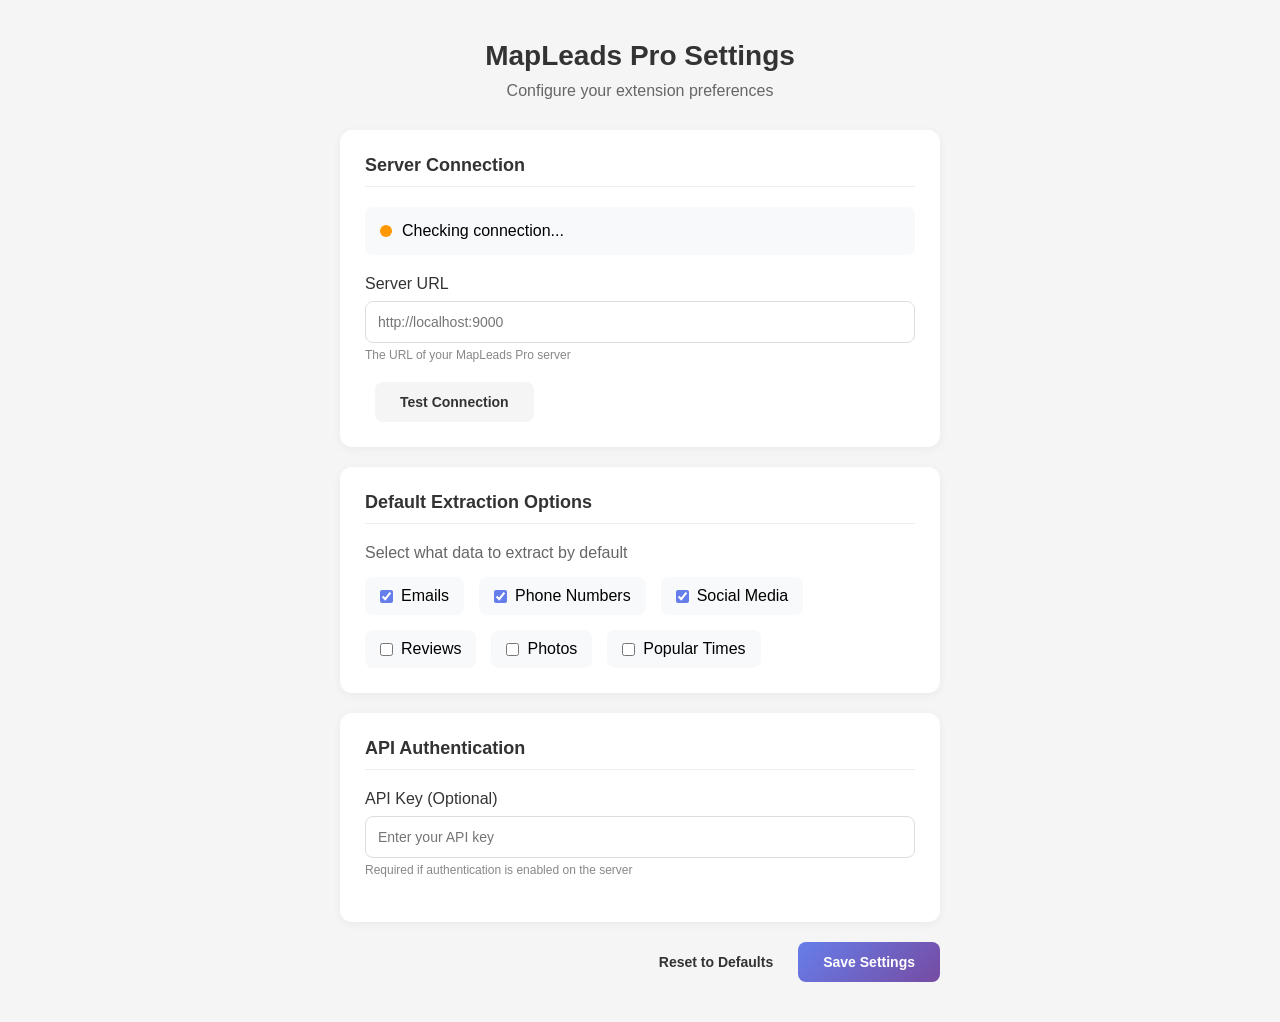
<file: chrome_extension/options.html>
<!DOCTYPE html>
<html lang="en">
<head>
    <meta charset="UTF-8">
    <meta name="viewport" content="width=device-width, initial-scale=1.0">
    <title>MapLeads Pro - Settings</title>
    <style>
        * {
            margin: 0;
            padding: 0;
            box-sizing: border-box;
        }

        body {
            font-family: -apple-system, BlinkMacSystemFont, 'Segoe UI', Roboto, sans-serif;
            background: #f5f5f5;
            min-height: 100vh;
            padding: 40px;
        }

        .container {
            max-width: 600px;
            margin: 0 auto;
        }

        .header {
            text-align: center;
            margin-bottom: 30px;
        }

        .header h1 {
            font-size: 28px;
            color: #333;
            margin-bottom: 10px;
        }

        .header p {
            color: #666;
        }

        .card {
            background: white;
            border-radius: 12px;
            padding: 25px;
            margin-bottom: 20px;
            box-shadow: 0 2px 10px rgba(0,0,0,0.05);
        }

        .card h2 {
            font-size: 18px;
            color: #333;
            margin-bottom: 20px;
            padding-bottom: 10px;
            border-bottom: 1px solid #eee;
        }

        .form-group {
            margin-bottom: 20px;
        }

        .form-group label {
            display: block;
            font-weight: 500;
            margin-bottom: 8px;
            color: #333;
        }

        .form-group input[type="text"],
        .form-group input[type="url"] {
            width: 100%;
            padding: 12px;
            border: 1px solid #ddd;
            border-radius: 8px;
            font-size: 14px;
            transition: border-color 0.3s;
        }

        .form-group input:focus {
            outline: none;
            border-color: #667eea;
        }

        .form-group .hint {
            font-size: 12px;
            color: #888;
            margin-top: 5px;
        }

        .checkbox-group {
            display: flex;
            flex-wrap: wrap;
            gap: 15px;
        }

        .checkbox-item {
            display: flex;
            align-items: center;
            gap: 8px;
            padding: 10px 15px;
            background: #f8f9fa;
            border-radius: 8px;
            cursor: pointer;
        }

        .checkbox-item:hover {
            background: #e9ecef;
        }

        .checkbox-item input {
            accent-color: #667eea;
        }

        .btn {
            padding: 12px 25px;
            border: none;
            border-radius: 8px;
            cursor: pointer;
            font-size: 14px;
            font-weight: 600;
            transition: all 0.3s;
        }

        .btn-primary {
            background: linear-gradient(135deg, #667eea 0%, #764ba2 100%);
            color: white;
        }

        .btn-primary:hover {
            transform: translateY(-2px);
            box-shadow: 0 4px 12px rgba(102, 126, 234, 0.4);
        }

        .btn-secondary {
            background: #f5f5f5;
            color: #333;
            margin-left: 10px;
        }

        .btn-secondary:hover {
            background: #e0e0e0;
        }

        .actions {
            display: flex;
            justify-content: flex-end;
            margin-top: 20px;
        }

        .message {
            padding: 15px;
            border-radius: 8px;
            margin-bottom: 20px;
            display: none;
        }

        .message.success {
            background: #e8f5e9;
            color: #2e7d32;
            display: block;
        }

        .message.error {
            background: #ffebee;
            color: #c62828;
            display: block;
        }

        .connection-status {
            display: flex;
            align-items: center;
            gap: 10px;
            padding: 15px;
            background: #f8f9fa;
            border-radius: 8px;
        }

        .status-dot {
            width: 12px;
            height: 12px;
            border-radius: 50%;
            background: #4CAF50;
        }

        .status-dot.offline {
            background: #f44336;
        }

        .status-dot.checking {
            background: #ff9800;
            animation: pulse 1s infinite;
        }

        @keyframes pulse {
            0%, 100% { opacity: 1; }
            50% { opacity: 0.5; }
        }
    </style>
</head>
<body>
    <div class="container">
        <div class="header">
            <h1>MapLeads Pro Settings</h1>
            <p>Configure your extension preferences</p>
        </div>

        <div id="message" class="message"></div>

        <div class="card">
            <h2>Server Connection</h2>

            <div class="connection-status">
                <div class="status-dot checking" id="status-dot"></div>
                <span id="status-text">Checking connection...</span>
            </div>

            <div class="form-group" style="margin-top: 20px;">
                <label for="serverUrl">Server URL</label>
                <input type="url" id="serverUrl" placeholder="http://localhost:9000">
                <p class="hint">The URL of your MapLeads Pro server</p>
            </div>

            <button class="btn btn-secondary" id="test-connection">Test Connection</button>
        </div>

        <div class="card">
            <h2>Default Extraction Options</h2>
            <p style="color: #666; margin-bottom: 15px;">Select what data to extract by default</p>

            <div class="checkbox-group">
                <label class="checkbox-item">
                    <input type="checkbox" id="opt-email" checked>
                    <span>Emails</span>
                </label>
                <label class="checkbox-item">
                    <input type="checkbox" id="opt-phone" checked>
                    <span>Phone Numbers</span>
                </label>
                <label class="checkbox-item">
                    <input type="checkbox" id="opt-social" checked>
                    <span>Social Media</span>
                </label>
                <label class="checkbox-item">
                    <input type="checkbox" id="opt-reviews">
                    <span>Reviews</span>
                </label>
                <label class="checkbox-item">
                    <input type="checkbox" id="opt-photos">
                    <span>Photos</span>
                </label>
                <label class="checkbox-item">
                    <input type="checkbox" id="opt-times">
                    <span>Popular Times</span>
                </label>
            </div>
        </div>

        <div class="card">
            <h2>API Authentication</h2>

            <div class="form-group">
                <label for="apiKey">API Key (Optional)</label>
                <input type="text" id="apiKey" placeholder="Enter your API key">
                <p class="hint">Required if authentication is enabled on the server</p>
            </div>
        </div>

        <div class="actions">
            <button class="btn btn-secondary" id="reset">Reset to Defaults</button>
            <button class="btn btn-primary" id="save">Save Settings</button>
        </div>
    </div>

    <script>
        // DOM elements
        const elements = {
            serverUrl: document.getElementById('serverUrl'),
            apiKey: document.getElementById('apiKey'),
            statusDot: document.getElementById('status-dot'),
            statusText: document.getElementById('status-text'),
            testConnection: document.getElementById('test-connection'),
            save: document.getElementById('save'),
            reset: document.getElementById('reset'),
            message: document.getElementById('message'),
            optEmail: document.getElementById('opt-email'),
            optPhone: document.getElementById('opt-phone'),
            optSocial: document.getElementById('opt-social'),
            optReviews: document.getElementById('opt-reviews'),
            optPhotos: document.getElementById('opt-photos'),
            optTimes: document.getElementById('opt-times')
        };

        // Load saved settings
        function loadSettings() {
            chrome.storage.sync.get(['serverUrl', 'apiKey', 'extractionOptions'], (result) => {
                elements.serverUrl.value = result.serverUrl || 'http://localhost:9000';
                elements.apiKey.value = result.apiKey || '';

                if (result.extractionOptions) {
                    elements.optEmail.checked = result.extractionOptions.email !== false;
                    elements.optPhone.checked = result.extractionOptions.phone !== false;
                    elements.optSocial.checked = result.extractionOptions.social !== false;
                    elements.optReviews.checked = result.extractionOptions.reviews || false;
                    elements.optPhotos.checked = result.extractionOptions.photos || false;
                    elements.optTimes.checked = result.extractionOptions.times || false;
                }

                checkConnection();
            });
        }

        // Save settings
        function saveSettings() {
            const settings = {
                serverUrl: elements.serverUrl.value.trim() || 'http://localhost:9000',
                apiKey: elements.apiKey.value.trim(),
                extractionOptions: {
                    email: elements.optEmail.checked,
                    phone: elements.optPhone.checked,
                    social: elements.optSocial.checked,
                    reviews: elements.optReviews.checked,
                    photos: elements.optPhotos.checked,
                    times: elements.optTimes.checked
                }
            };

            chrome.storage.sync.set(settings, () => {
                showMessage('Settings saved successfully!', 'success');
                checkConnection();
            });
        }

        // Reset to defaults
        function resetSettings() {
            elements.serverUrl.value = 'http://localhost:9000';
            elements.apiKey.value = '';
            elements.optEmail.checked = true;
            elements.optPhone.checked = true;
            elements.optSocial.checked = true;
            elements.optReviews.checked = false;
            elements.optPhotos.checked = false;
            elements.optTimes.checked = false;

            saveSettings();
        }

        // Check server connection
        async function checkConnection() {
            elements.statusDot.className = 'status-dot checking';
            elements.statusText.textContent = 'Checking connection...';

            try {
                const serverUrl = elements.serverUrl.value || 'http://localhost:9000';
                const response = await fetch(`${serverUrl}/api/health`);
                const data = await response.json();

                if (data.status === 'healthy') {
                    elements.statusDot.className = 'status-dot';
                    elements.statusText.textContent = `Connected to MapLeads Pro v${data.version}`;
                } else {
                    throw new Error('Server unhealthy');
                }
            } catch (error) {
                elements.statusDot.className = 'status-dot offline';
                elements.statusText.textContent = 'Cannot connect to server';
            }
        }

        // Show message
        function showMessage(text, type) {
            elements.message.textContent = text;
            elements.message.className = `message ${type}`;

            setTimeout(() => {
                elements.message.className = 'message';
            }, 3000);
        }

        // Event listeners
        elements.save.addEventListener('click', saveSettings);
        elements.reset.addEventListener('click', resetSettings);
        elements.testConnection.addEventListener('click', checkConnection);

        // Initialize
        loadSettings();
    </script>
</body>
</html>
</file>
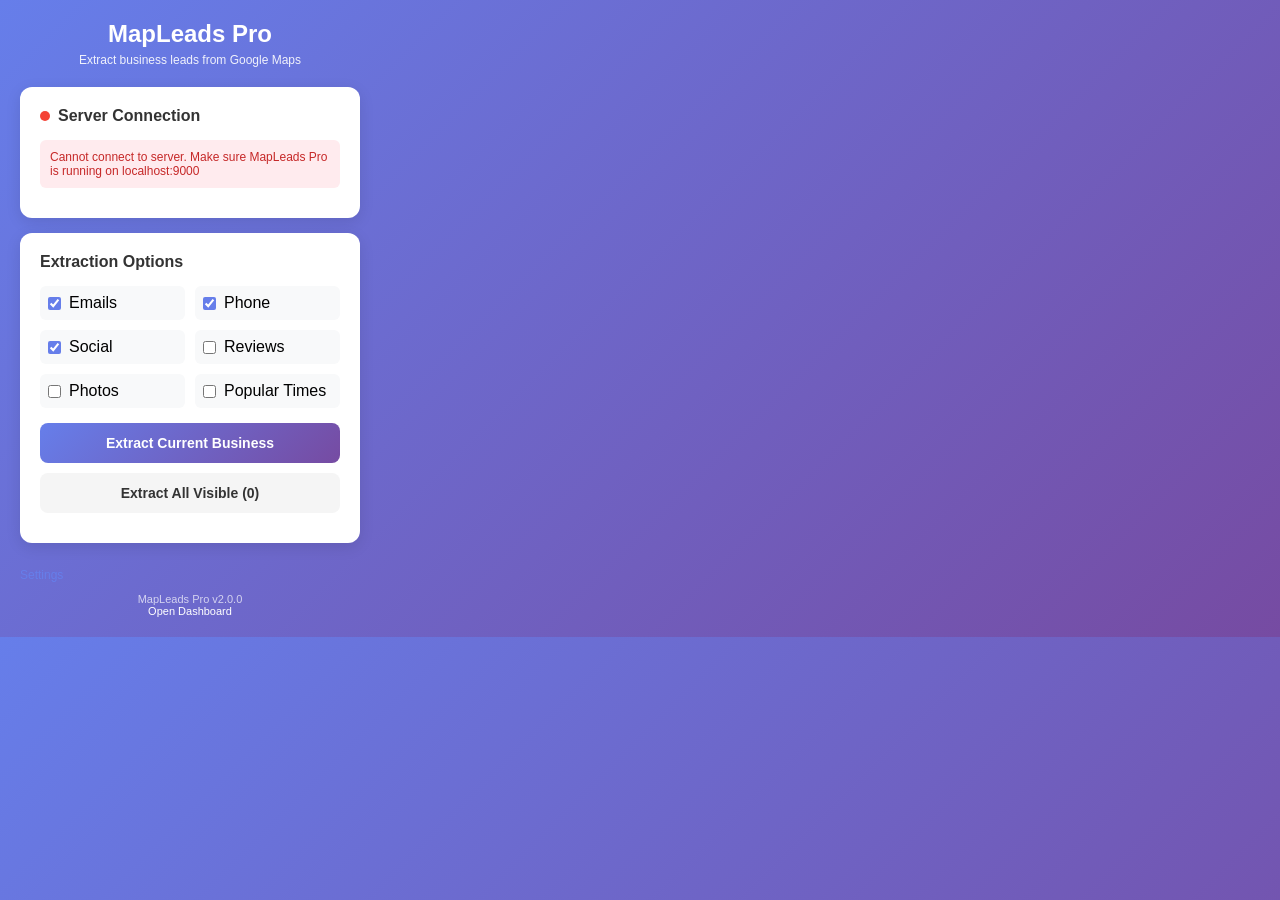
<file: chrome_extension/popup.html>
<!DOCTYPE html>
<html lang="en">
<head>
    <meta charset="UTF-8">
    <meta name="viewport" content="width=device-width, initial-scale=1.0">
    <title>MapLeads Pro</title>
    <style>
        * {
            margin: 0;
            padding: 0;
            box-sizing: border-box;
        }

        body {
            width: 380px;
            font-family: -apple-system, BlinkMacSystemFont, 'Segoe UI', Roboto, Oxygen, Ubuntu, sans-serif;
            background: linear-gradient(135deg, #667eea 0%, #764ba2 100%);
            min-height: 500px;
        }

        .container {
            padding: 20px;
        }

        .header {
            text-align: center;
            color: white;
            margin-bottom: 20px;
        }

        .header h1 {
            font-size: 24px;
            margin-bottom: 5px;
        }

        .header p {
            font-size: 12px;
            opacity: 0.9;
        }

        .card {
            background: white;
            border-radius: 12px;
            padding: 20px;
            margin-bottom: 15px;
            box-shadow: 0 4px 15px rgba(0,0,0,0.1);
        }

        .card h2 {
            font-size: 16px;
            color: #333;
            margin-bottom: 15px;
            display: flex;
            align-items: center;
            gap: 8px;
        }

        .status-indicator {
            width: 10px;
            height: 10px;
            border-radius: 50%;
            background: #4CAF50;
        }

        .status-indicator.offline {
            background: #f44336;
        }

        .btn {
            width: 100%;
            padding: 12px;
            border: none;
            border-radius: 8px;
            cursor: pointer;
            font-size: 14px;
            font-weight: 600;
            transition: all 0.3s;
            margin-bottom: 10px;
        }

        .btn-primary {
            background: linear-gradient(135deg, #667eea 0%, #764ba2 100%);
            color: white;
        }

        .btn-primary:hover {
            transform: translateY(-2px);
            box-shadow: 0 4px 12px rgba(102, 126, 234, 0.4);
        }

        .btn-secondary {
            background: #f5f5f5;
            color: #333;
        }

        .btn-secondary:hover {
            background: #e0e0e0;
        }

        .btn:disabled {
            opacity: 0.5;
            cursor: not-allowed;
            transform: none;
        }

        .extraction-options {
            display: grid;
            grid-template-columns: 1fr 1fr;
            gap: 10px;
            margin-bottom: 15px;
        }

        .option {
            display: flex;
            align-items: center;
            gap: 8px;
            padding: 8px;
            background: #f8f9fa;
            border-radius: 6px;
            cursor: pointer;
        }

        .option:hover {
            background: #e9ecef;
        }

        .option input {
            accent-color: #667eea;
        }

        .option label {
            font-size: 12px;
            cursor: pointer;
        }

        .stats {
            display: grid;
            grid-template-columns: repeat(3, 1fr);
            gap: 10px;
            margin-bottom: 15px;
        }

        .stat {
            text-align: center;
            padding: 10px;
            background: #f8f9fa;
            border-radius: 8px;
        }

        .stat-value {
            font-size: 24px;
            font-weight: bold;
            color: #667eea;
        }

        .stat-label {
            font-size: 11px;
            color: #666;
        }

        .lead-preview {
            max-height: 200px;
            overflow-y: auto;
            margin-bottom: 15px;
        }

        .lead-item {
            padding: 10px;
            border-bottom: 1px solid #eee;
            display: flex;
            justify-content: space-between;
            align-items: center;
        }

        .lead-item:last-child {
            border-bottom: none;
        }

        .lead-name {
            font-weight: 500;
            font-size: 13px;
        }

        .lead-info {
            font-size: 11px;
            color: #666;
        }

        .lead-badges {
            display: flex;
            gap: 4px;
        }

        .badge {
            padding: 2px 6px;
            border-radius: 4px;
            font-size: 10px;
            font-weight: 500;
        }

        .badge-email {
            background: #e3f2fd;
            color: #1976d2;
        }

        .badge-phone {
            background: #e8f5e9;
            color: #388e3c;
        }

        .badge-social {
            background: #fff3e0;
            color: #f57c00;
        }

        .progress-bar {
            height: 4px;
            background: #e0e0e0;
            border-radius: 2px;
            overflow: hidden;
            margin-bottom: 10px;
        }

        .progress-fill {
            height: 100%;
            background: linear-gradient(135deg, #667eea 0%, #764ba2 100%);
            width: 0%;
            transition: width 0.3s;
        }

        .message {
            padding: 10px;
            border-radius: 6px;
            margin-bottom: 10px;
            font-size: 12px;
        }

        .message.success {
            background: #e8f5e9;
            color: #2e7d32;
        }

        .message.error {
            background: #ffebee;
            color: #c62828;
        }

        .message.info {
            background: #e3f2fd;
            color: #1565c0;
        }

        .footer {
            text-align: center;
            color: rgba(255,255,255,0.7);
            font-size: 11px;
            margin-top: 10px;
        }

        .footer a {
            color: white;
            text-decoration: none;
        }

        .settings-link {
            display: inline-block;
            margin-top: 10px;
            color: #667eea;
            font-size: 12px;
            text-decoration: none;
        }

        .settings-link:hover {
            text-decoration: underline;
        }

        #not-on-maps {
            display: none;
            text-align: center;
            padding: 40px 20px;
            color: white;
        }

        #not-on-maps h2 {
            margin-bottom: 10px;
        }

        #not-on-maps p {
            opacity: 0.8;
            font-size: 14px;
        }
    </style>
</head>
<body>
    <div class="container">
        <div class="header">
            <h1>MapLeads Pro</h1>
            <p>Extract business leads from Google Maps</p>
        </div>

        <div id="not-on-maps">
            <h2>Navigate to Google Maps</h2>
            <p>Open Google Maps and search for businesses to start extracting leads.</p>
            <br>
            <button class="btn btn-primary" id="open-maps">Open Google Maps</button>
        </div>

        <div id="main-content">
            <div class="card">
                <h2>
                    <span class="status-indicator" id="server-status"></span>
                    Server Connection
                </h2>
                <div id="connection-message" class="message info">
                    Checking connection to MapLeads Pro server...
                </div>
            </div>

            <div class="card">
                <h2>Extraction Options</h2>
                <div class="extraction-options">
                    <label class="option">
                        <input type="checkbox" id="opt-email" checked>
                        <span>Emails</span>
                    </label>
                    <label class="option">
                        <input type="checkbox" id="opt-phone" checked>
                        <span>Phone</span>
                    </label>
                    <label class="option">
                        <input type="checkbox" id="opt-social" checked>
                        <span>Social</span>
                    </label>
                    <label class="option">
                        <input type="checkbox" id="opt-reviews">
                        <span>Reviews</span>
                    </label>
                    <label class="option">
                        <input type="checkbox" id="opt-photos">
                        <span>Photos</span>
                    </label>
                    <label class="option">
                        <input type="checkbox" id="opt-times">
                        <span>Popular Times</span>
                    </label>
                </div>

                <button class="btn btn-primary" id="extract-current">
                    Extract Current Business
                </button>
                <button class="btn btn-secondary" id="extract-all">
                    Extract All Visible (0)
                </button>
            </div>

            <div class="card" id="results-card" style="display: none;">
                <h2>Extracted Leads</h2>

                <div class="progress-bar" id="progress-container" style="display: none;">
                    <div class="progress-fill" id="progress-fill"></div>
                </div>

                <div class="stats">
                    <div class="stat">
                        <div class="stat-value" id="total-count">0</div>
                        <div class="stat-label">Total</div>
                    </div>
                    <div class="stat">
                        <div class="stat-value" id="email-count">0</div>
                        <div class="stat-label">With Email</div>
                    </div>
                    <div class="stat">
                        <div class="stat-value" id="phone-count">0</div>
                        <div class="stat-label">With Phone</div>
                    </div>
                </div>

                <div class="lead-preview" id="lead-preview"></div>

                <button class="btn btn-primary" id="send-to-server">
                    Send to MapLeads Pro
                </button>
                <button class="btn btn-secondary" id="export-csv">
                    Export as CSV
                </button>
            </div>

            <a href="options.html" target="_blank" class="settings-link">Settings</a>
        </div>

        <div class="footer">
            <p>MapLeads Pro v2.0.0</p>
            <p><a href="http://localhost:9000" target="_blank">Open Dashboard</a></p>
        </div>
    </div>

    <script src="popup.js"></script>
</body>
</html>
</file>
